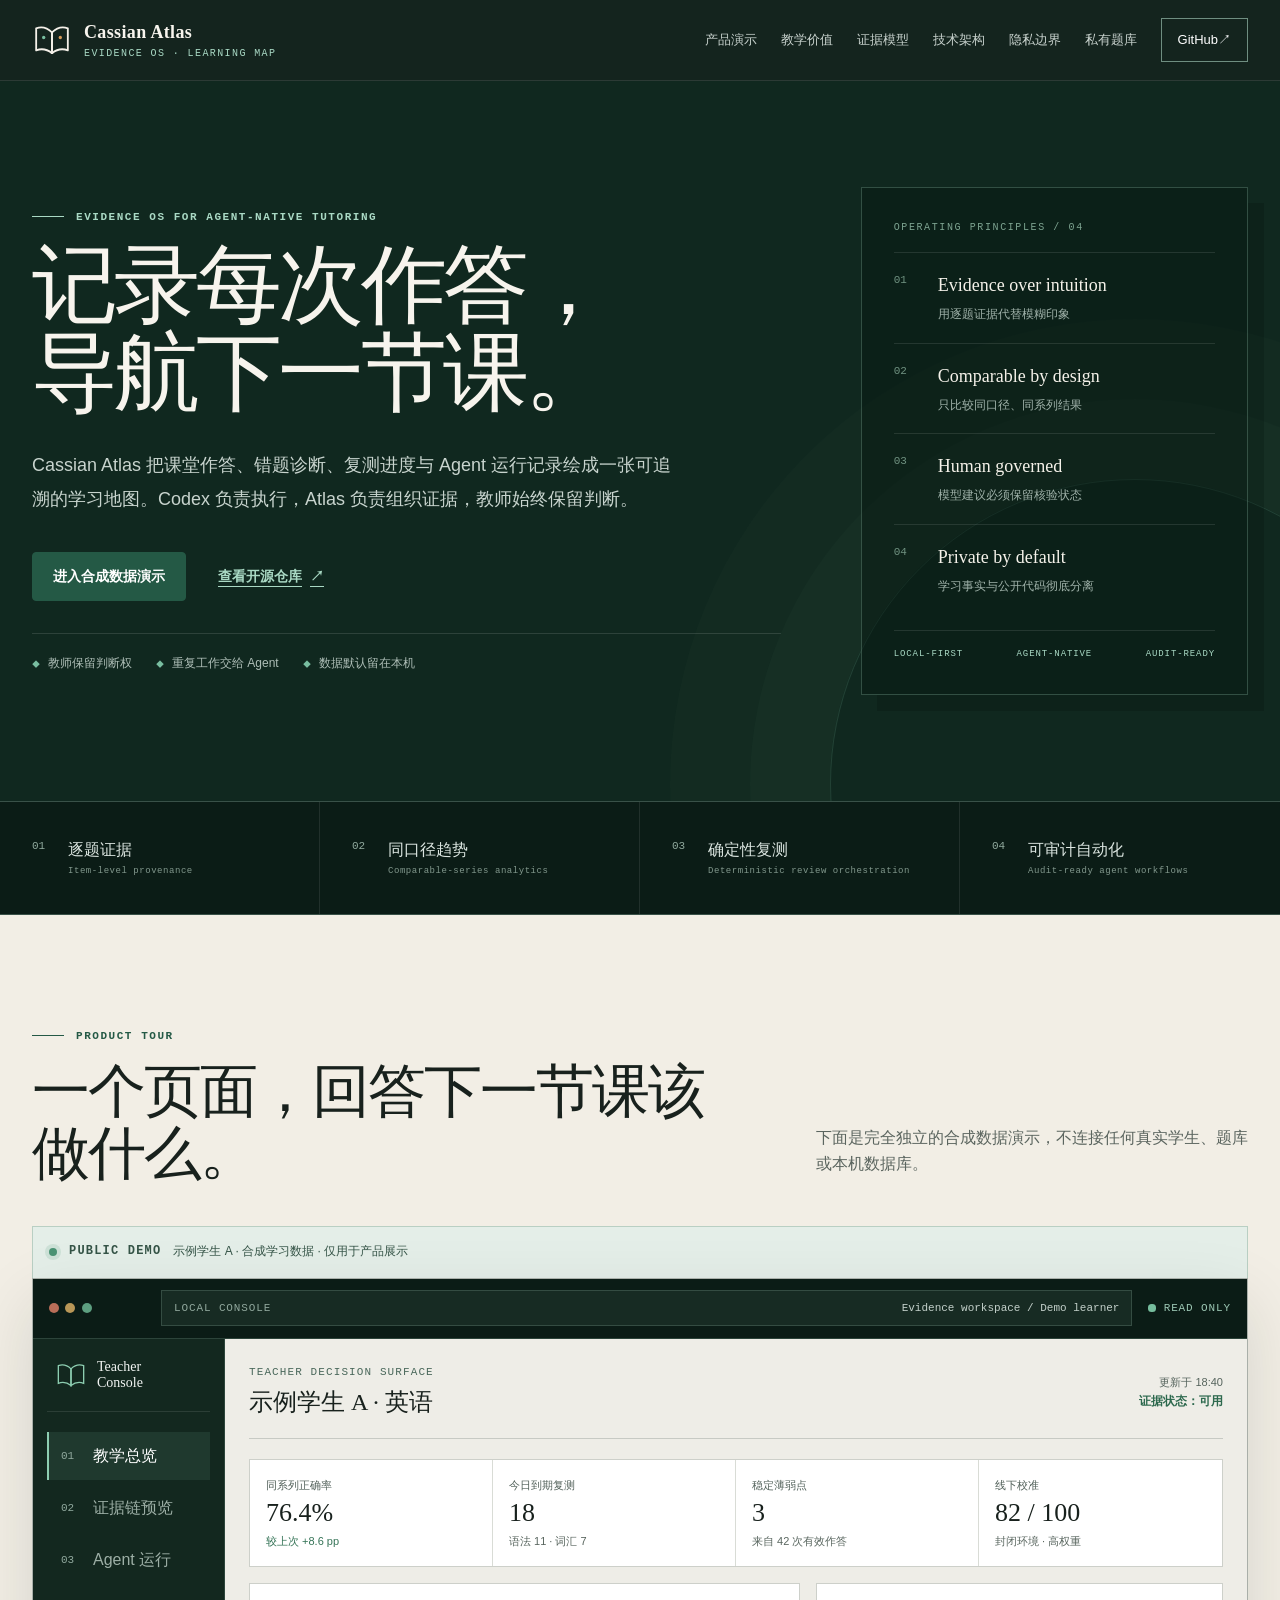
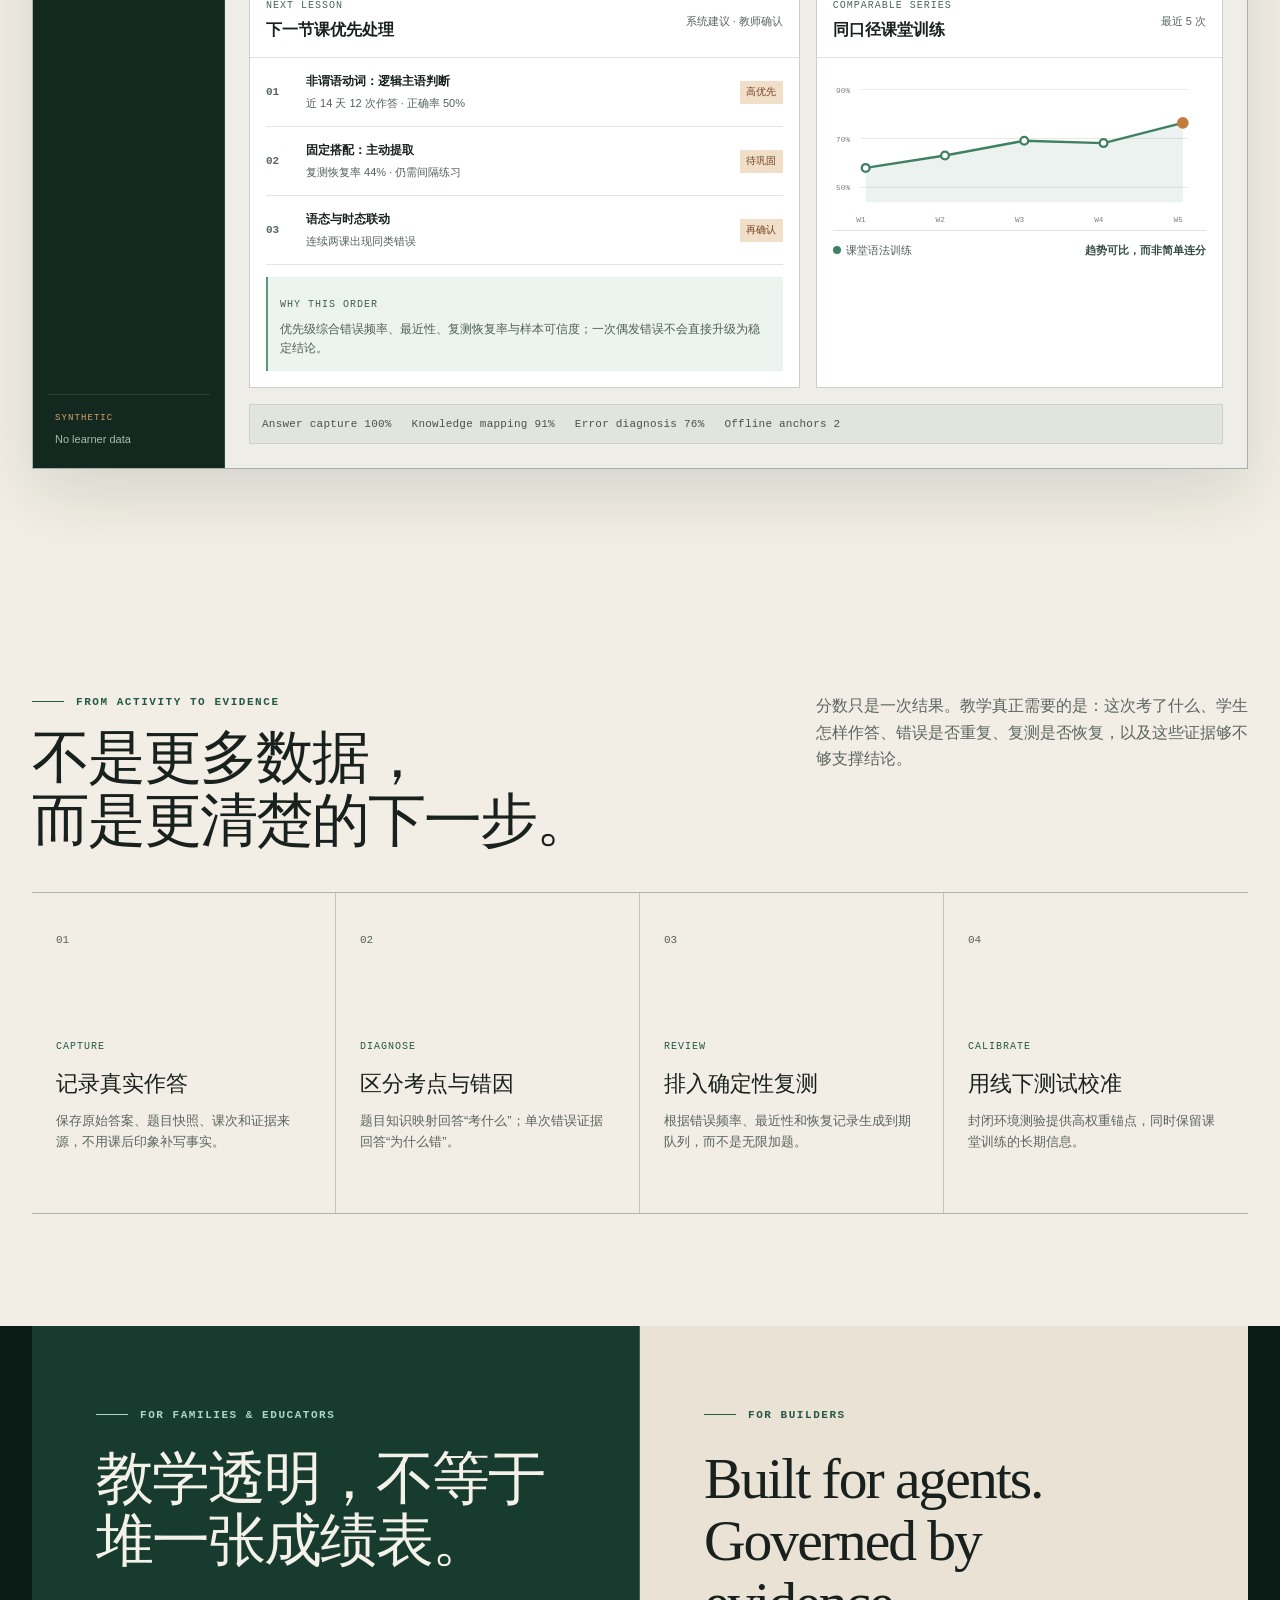
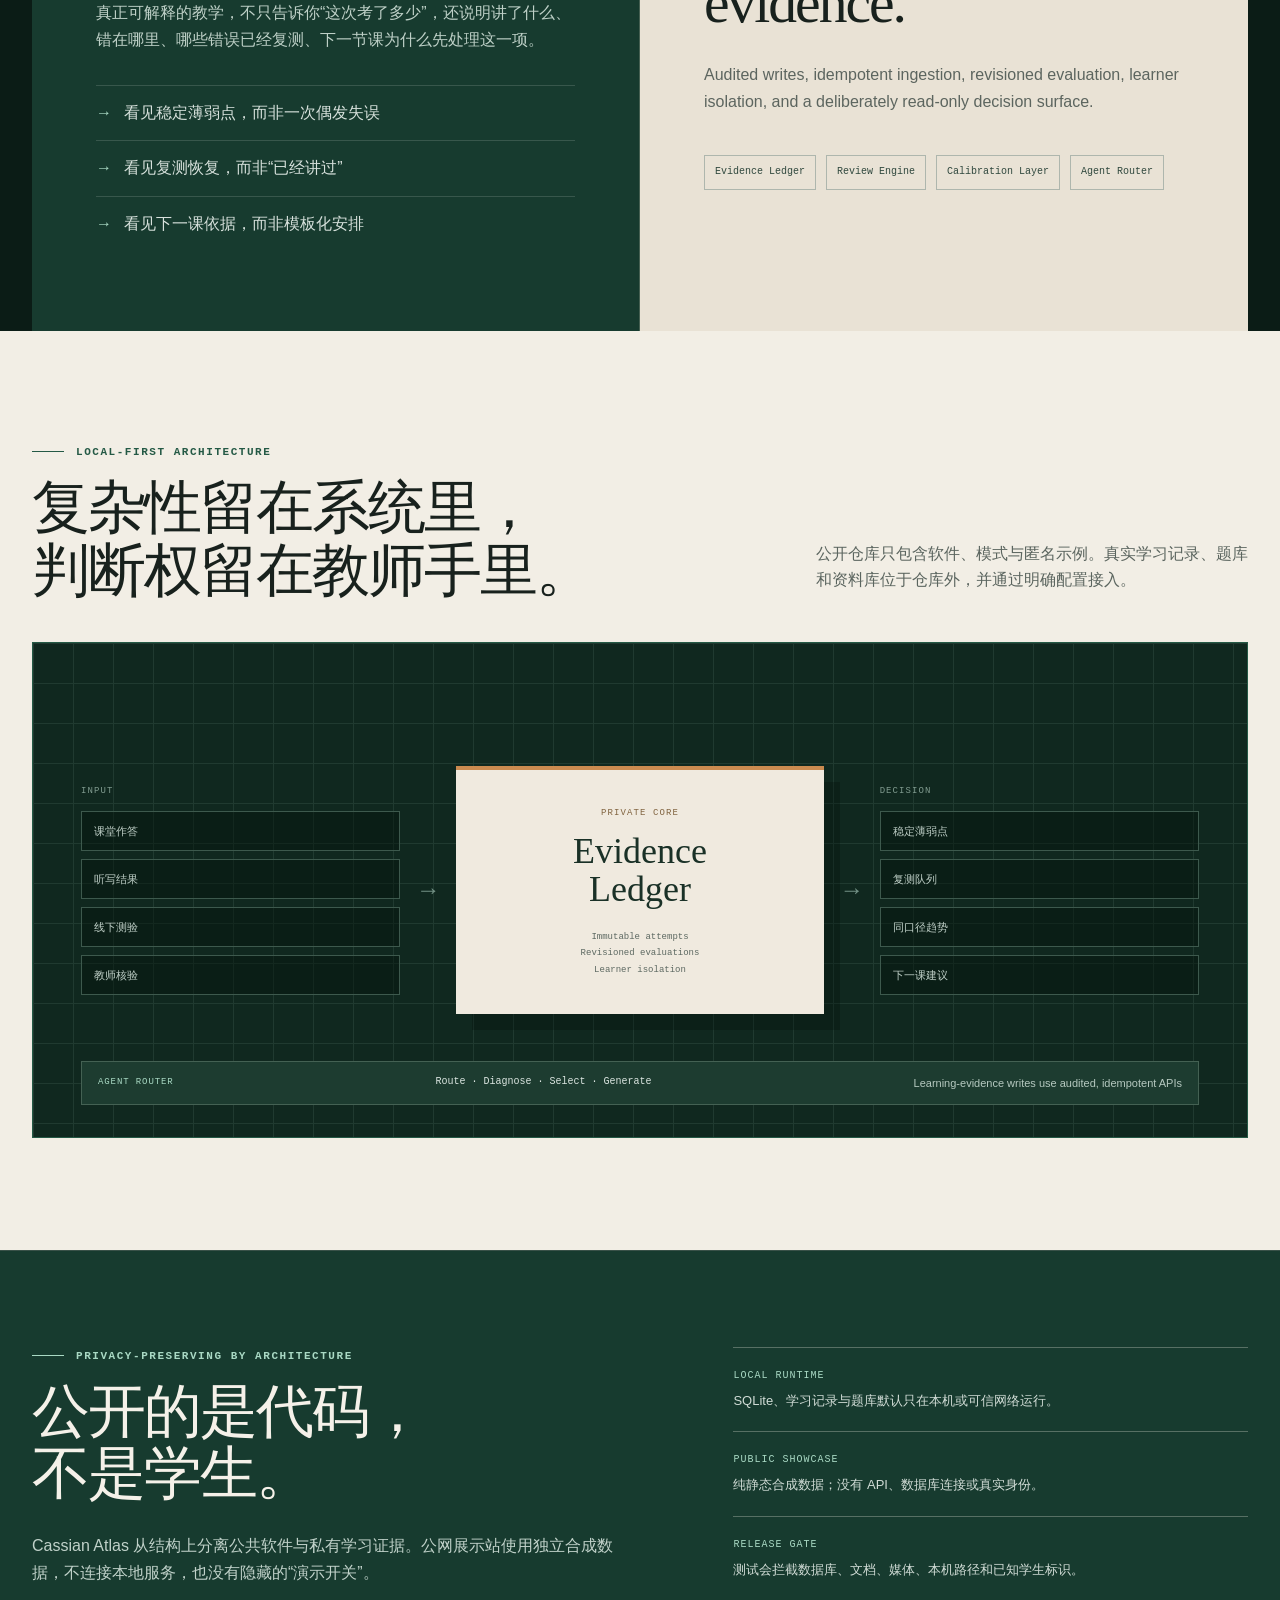
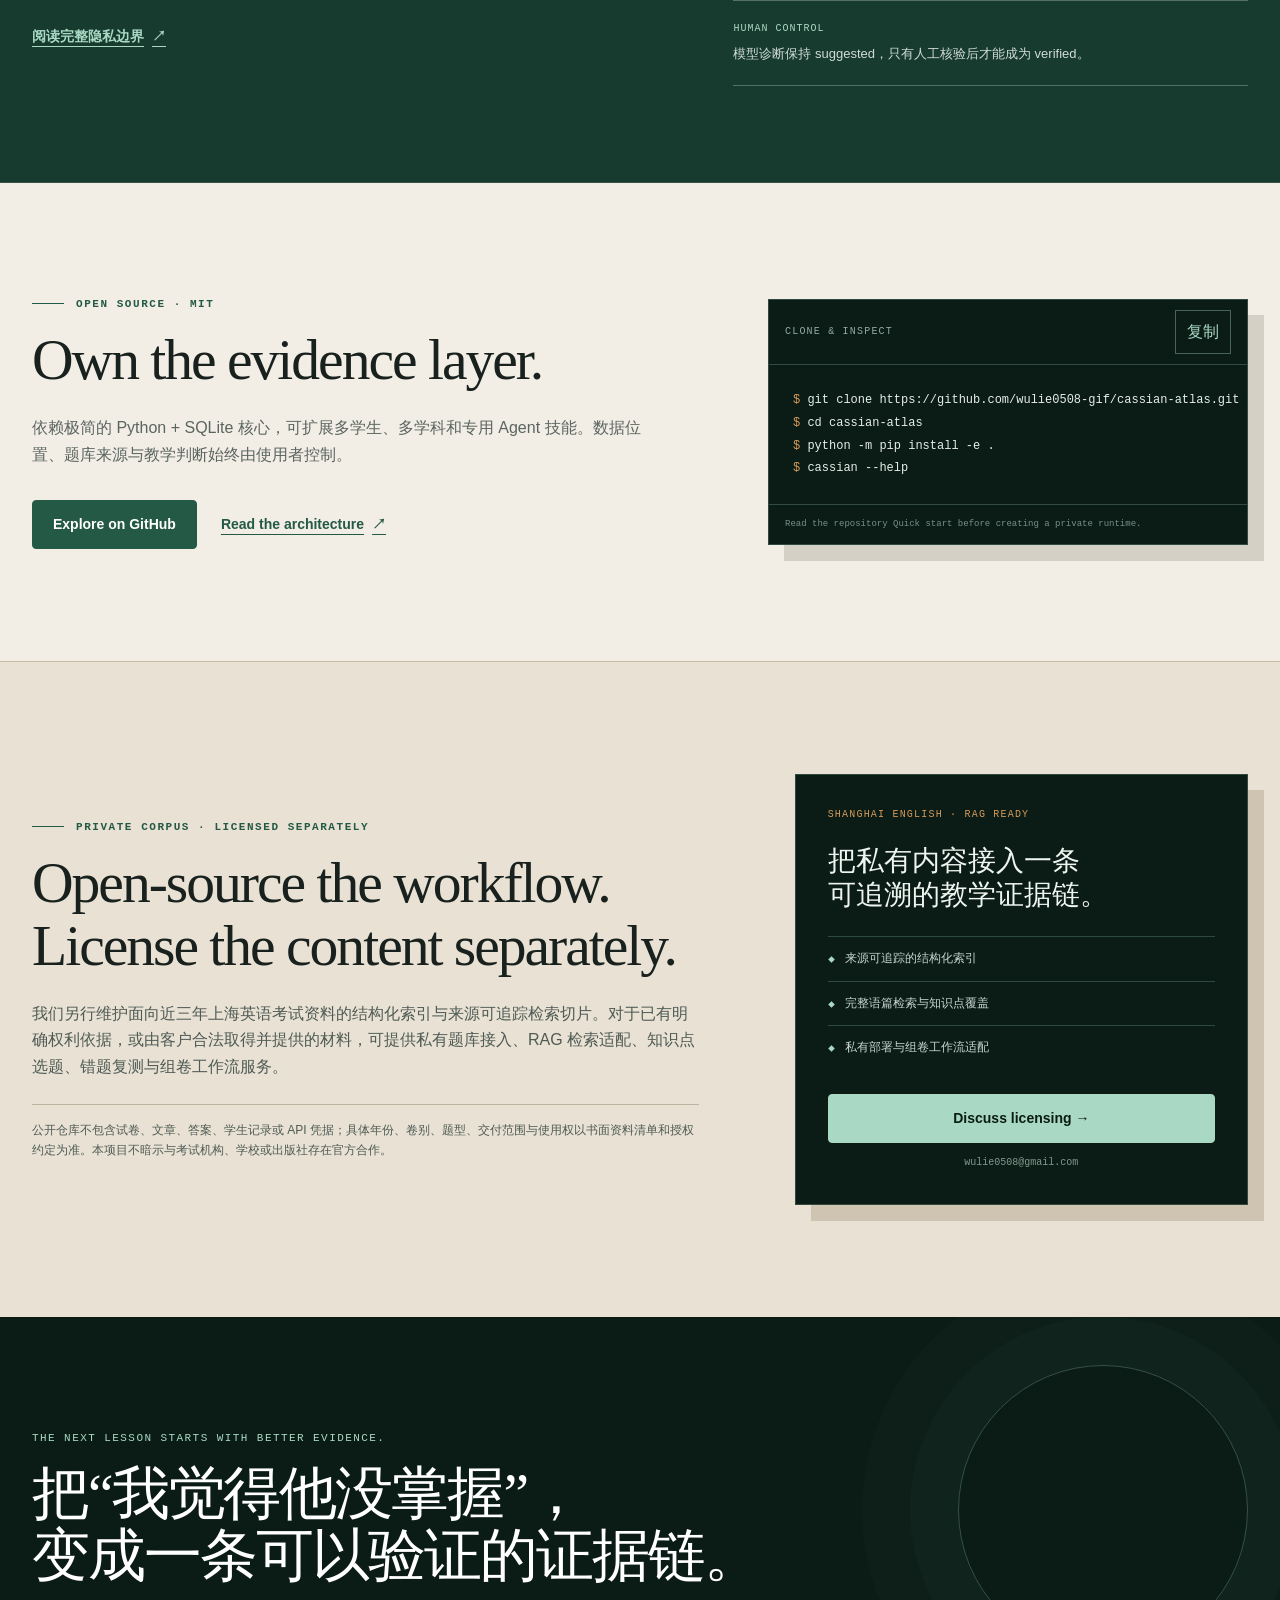
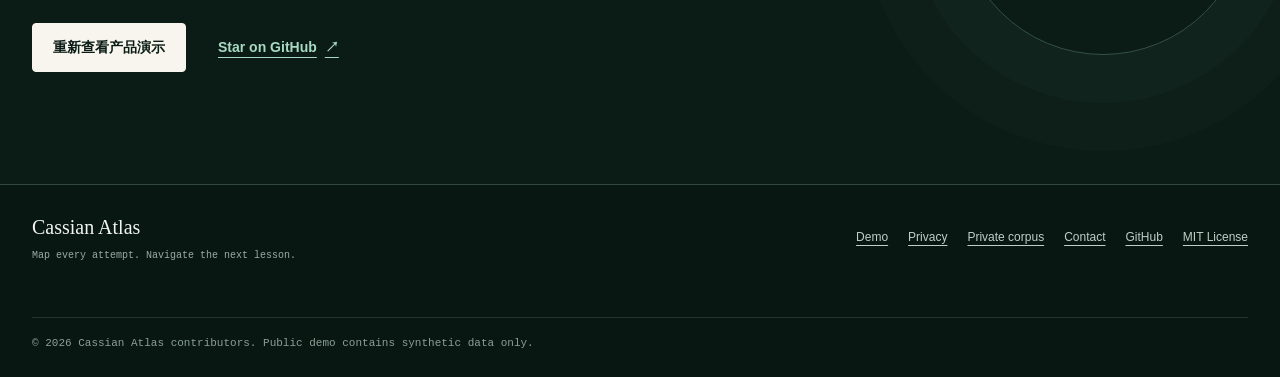
<file: site/index.html>
<!doctype html>
<html lang="zh-CN">
<head>
  <meta charset="utf-8">
  <meta name="viewport" content="width=device-width, initial-scale=1">
  <meta name="description" content="Cassian Atlas 是面向 Agent 协作教学的本地优先学习证据操作系统：记录每次作答，导航下一节课。">
  <meta name="theme-color" content="#10281f">
  <meta name="referrer" content="no-referrer">
  <meta name="cassian-atlas-demo-data" content="synthetic">
  <meta http-equiv="Content-Security-Policy" content="default-src 'self'; script-src 'self'; style-src 'self'; img-src 'self' data:; font-src 'self'; connect-src 'none'; object-src 'none'; base-uri 'self'; form-action 'none'; upgrade-insecure-requests">
  <meta property="og:type" content="website">
  <meta property="og:title" content="Cassian Atlas — Evidence OS for agent-native tutoring">
  <meta property="og:description" content="记录每次作答，导航下一节课。">
  <meta property="og:url" content="https://wulie0508-gif.github.io/cassian-atlas/">
  <meta property="og:image" content="https://wulie0508-gif.github.io/cassian-atlas/assets/social-card.png">
  <meta property="og:image:width" content="1200">
  <meta property="og:image:height" content="630">
  <meta property="og:image:alt" content="Cassian Atlas — 记录每次作答，导航下一节课">
  <meta name="twitter:card" content="summary_large_image">
  <meta name="twitter:title" content="Cassian Atlas — Evidence OS for agent-native tutoring">
  <meta name="twitter:description" content="Map every attempt. Navigate the next lesson.">
  <meta name="twitter:image" content="https://wulie0508-gif.github.io/cassian-atlas/assets/social-card.png">
  <title>Cassian Atlas — 记录每次作答，导航下一节课</title>
  <link rel="canonical" href="https://wulie0508-gif.github.io/cassian-atlas/">
  <link rel="icon" href="assets/mark.svg" type="image/svg+xml">
  <link rel="alternate" href="demo-manifest.json" type="application/json" title="Synthetic demo manifest">
  <link rel="stylesheet" href="styles.css?v=0.5.0">
</head>
<body>
  <a class="skip-link" href="#main-content">跳到主要内容</a>

  <header class="site-header" id="top">
    <div class="nav-shell">
      <a class="brand" href="#top" aria-label="Cassian Atlas 首页">
        <svg class="brand-mark" aria-hidden="true" viewBox="0 0 48 48">
          <path d="M5 10c7-2.6 13-1 19 4.8v25C18 35 12 33.8 5 36.4V10Z"/>
          <path d="M43 10c-7-2.6-13-1-19 4.8v25c6-4.8 12-6 19-3.4V10Z"/>
          <circle cx="14" cy="21" r="2"/><circle cx="34" cy="21" r="2"/>
        </svg>
        <span><strong>Cassian Atlas</strong><small>EVIDENCE OS · LEARNING MAP</small></span>
      </a>

      <button class="menu-toggle" id="menu-toggle" type="button" aria-expanded="false" aria-controls="primary-navigation">
        <span>菜单</span><i aria-hidden="true"></i>
      </button>

      <nav class="primary-navigation" id="primary-navigation" aria-label="主导航">
        <a href="#demo">产品演示</a>
        <a href="#teaching-value">教学价值</a>
        <a href="#evidence">证据模型</a>
        <a href="#architecture">技术架构</a>
        <a href="#privacy">隐私边界</a>
        <a href="#rag-pack">私有题库</a>
        <a class="nav-github" href="https://github.com/wulie0508-gif/cassian-atlas">GitHub <span aria-hidden="true">↗</span></a>
      </nav>
    </div>
  </header>

  <main id="main-content">
    <section class="hero" aria-labelledby="hero-title">
      <div class="hero-grid">
        <div class="hero-copy">
          <p class="eyebrow"><span></span>EVIDENCE OS FOR AGENT-NATIVE TUTORING</p>
          <h1 id="hero-title">记录每次作答，<br>导航下一节课。</h1>
          <p class="hero-lead">Cassian Atlas 把课堂作答、错题诊断、复测进度与 Agent 运行记录绘成一张可追溯的学习地图。Codex 负责执行，Atlas 负责组织证据，教师始终保留判断。</p>
          <div class="hero-actions">
            <a class="button button-primary" href="#demo">进入合成数据演示</a>
            <a class="text-link" href="https://github.com/wulie0508-gif/cassian-atlas">查看开源仓库 <span aria-hidden="true">↗</span></a>
          </div>
          <ul class="hero-proof" aria-label="核心产品原则">
            <li>教师保留判断权</li>
            <li>重复工作交给 Agent</li>
            <li>数据默认留在本机</li>
          </ul>
        </div>

        <aside class="hero-manifesto" aria-label="产品设计原则">
          <p class="manifesto-label">OPERATING PRINCIPLES / 04</p>
          <ol>
            <li><span>01</span><div><strong>Evidence over intuition</strong><small>用逐题证据代替模糊印象</small></div></li>
            <li><span>02</span><div><strong>Comparable by design</strong><small>只比较同口径、同系列结果</small></div></li>
            <li><span>03</span><div><strong>Human governed</strong><small>模型建议必须保留核验状态</small></div></li>
            <li><span>04</span><div><strong>Private by default</strong><small>学习事实与公开代码彻底分离</small></div></li>
          </ol>
          <div class="manifesto-foot"><span>LOCAL-FIRST</span><span>AGENT-NATIVE</span><span>AUDIT-READY</span></div>
        </aside>
      </div>
    </section>

    <section class="trust-strip" aria-label="可信教学能力">
      <div><span>01</span><strong>逐题证据</strong><small>Item-level provenance</small></div>
      <div><span>02</span><strong>同口径趋势</strong><small>Comparable-series analytics</small></div>
      <div><span>03</span><strong>确定性复测</strong><small>Deterministic review orchestration</small></div>
      <div><span>04</span><strong>可审计自动化</strong><small>Audit-ready agent workflows</small></div>
    </section>

    <section class="demo-section section-shell" id="demo" aria-labelledby="demo-title">
      <div class="section-heading">
        <div>
          <p class="eyebrow"><span></span>PRODUCT TOUR</p>
          <h2 id="demo-title">一个页面，回答下一节课该做什么。</h2>
        </div>
        <p>下面是完全独立的合成数据演示，不连接任何真实学生、题库或本机数据库。</p>
      </div>

      <div class="demo-disclosure" role="note">
        <span class="pulse" aria-hidden="true"></span>
        <strong>PUBLIC DEMO</strong>
        <span>示例学生 A · 合成学习数据 · 仅用于产品展示</span>
      </div>

      <div class="console-frame">
        <div class="console-chrome">
          <div class="window-controls" aria-hidden="true"><span></span><span></span><span></span></div>
          <div class="console-address"><span>LOCAL CONSOLE</span><strong>Evidence workspace / Demo learner</strong></div>
          <div class="console-health"><span></span>READ ONLY</div>
        </div>

        <div class="console-layout">
          <aside class="console-sidebar">
            <div class="console-brand"><svg aria-hidden="true" viewBox="0 0 48 48"><path d="M5 10c7-2.6 13-1 19 4.8v25C18 35 12 33.8 5 36.4V10Z"/><path d="M43 10c-7-2.6-13-1-19 4.8v25c6-4.8 12-6 19-3.4V10Z"/></svg><span>Teacher<br>Console</span></div>
            <div class="demo-tabs" role="tablist" aria-label="合成产品演示视图">
              <button id="tab-overview" type="button" role="tab" aria-selected="true" aria-controls="panel-overview" tabindex="0" data-demo-tab="overview"><span>01</span>教学总览</button>
              <button id="tab-evidence" type="button" role="tab" aria-selected="false" aria-controls="panel-evidence" tabindex="-1" data-demo-tab="evidence"><span>02</span>证据链预览</button>
              <button id="tab-agents" type="button" role="tab" aria-selected="false" aria-controls="panel-agents" tabindex="-1" data-demo-tab="agents"><span>03</span>Agent 运行</button>
            </div>
            <div class="console-sidebar-note"><span>SYNTHETIC</span><small>No learner data</small></div>
          </aside>

          <div class="console-main">
            <header class="console-header">
              <div><p>TEACHER DECISION SURFACE</p><h3>示例学生 A · 英语</h3></div>
              <div class="console-meta"><span>更新于 18:40</span><strong>证据状态：可用</strong></div>
            </header>

            <section class="demo-panel" id="panel-overview" role="tabpanel" aria-labelledby="tab-overview" data-demo-panel="overview">
              <div class="metric-row">
                <article><span>同系列正确率</span><strong>76.4%</strong><small class="positive">较上次 +8.6 pp</small></article>
                <article><span>今日到期复测</span><strong>18</strong><small>语法 11 · 词汇 7</small></article>
                <article><span>稳定薄弱点</span><strong>3</strong><small>来自 42 次有效作答</small></article>
                <article><span>线下校准</span><strong>82 / 100</strong><small>封闭环境 · 高权重</small></article>
              </div>

              <div class="decision-layout">
                <article class="console-card priority-card">
                  <header><div><span>NEXT LESSON</span><h4>下一节课优先处理</h4></div><small>系统建议 · 教师确认</small></header>
                  <ol class="priority-list">
                    <li><b>01</b><div><strong>非谓语动词：逻辑主语判断</strong><span>近 14 天 12 次作答 · 正确率 50%</span></div><em>高优先</em></li>
                    <li><b>02</b><div><strong>固定搭配：主动提取</strong><span>复测恢复率 44% · 仍需间隔练习</span></div><em>待巩固</em></li>
                    <li><b>03</b><div><strong>语态与时态联动</strong><span>连续两课出现同类错误</span></div><em>再确认</em></li>
                  </ol>
                  <div class="decision-rationale"><span>WHY THIS ORDER</span><p>优先级综合错误频率、最近性、复测恢复率与样本可信度；一次偶发错误不会直接升级为稳定结论。</p></div>
                </article>

                <article class="console-card trend-card">
                  <header><div><span>COMPARABLE SERIES</span><h4>同口径课堂训练</h4></div><small>最近 5 次</small></header>
                  <figure>
                    <svg viewBox="0 0 480 205" role="img" aria-labelledby="trend-title trend-desc">
                      <title id="trend-title">五次同口径课堂训练正确率趋势</title>
                      <desc id="trend-desc">正确率依次为百分之五十八、六十三、六十九、六十八和七十六点四。</desc>
                      <g class="grid-lines"><line x1="36" y1="25" x2="456" y2="25"/><line x1="36" y1="88" x2="456" y2="88"/><line x1="36" y1="151" x2="456" y2="151"/></g>
                      <g class="axis-labels"><text x="4" y="29">90%</text><text x="4" y="92">70%</text><text x="4" y="155">50%</text></g>
                      <path class="trend-area" d="M42 126 L144 110 L246 91 L348 94 L450 68 L450 170 L42 170 Z"/>
                      <path class="trend-line" d="M42 126 L144 110 L246 91 L348 94 L450 68"/>
                      <g class="trend-points"><circle cx="42" cy="126" r="5"/><circle cx="144" cy="110" r="5"/><circle cx="246" cy="91" r="5"/><circle cx="348" cy="94" r="5"/><circle cx="450" cy="68" r="6"/></g>
                      <g class="x-labels"><text x="30" y="195">W1</text><text x="132" y="195">W2</text><text x="234" y="195">W3</text><text x="336" y="195">W4</text><text x="438" y="195">W5</text></g>
                    </svg>
                    <figcaption><span><i></i>课堂语法训练</span><strong>趋势可比，而非简单连分</strong></figcaption>
                  </figure>
                </article>
              </div>

              <div class="console-footline"><span>Answer capture 100%</span><span>Knowledge mapping 91%</span><span>Error diagnosis 76%</span><span>Offline anchors 2</span></div>
            </section>

            <section class="demo-panel" id="panel-evidence" role="tabpanel" aria-labelledby="tab-evidence" data-demo-panel="evidence" hidden>
              <div class="roadmap-preview" role="note"><strong>DESIGN PREVIEW</strong><span>路线图预览：当前系统已经分别保存这些证据；此处展示的是计划中的聚合时间线界面，尚未作为正式操作界面发布。</span></div>
              <div class="evidence-panel-grid">
                <article class="console-card evidence-timeline">
                  <header><div><span>LONGITUDINAL EVIDENCE · ROADMAP</span><h4>一条薄弱点，完整证据链</h4></div><small>非谓语动词</small></header>
                  <ol>
                    <li><time>08 / 12</time><div><strong>首次错误</strong><p>选择了谓语形式；原始答案已保存。</p></div><span class="tag tentative">待确认</span></li>
                    <li><time>08 / 15</time><div><strong>同类再错</strong><p>在不同语境重复出现逻辑主语判断错误。</p></div><span class="tag observed">已观察</span></li>
                    <li><time>08 / 18</time><div><strong>课堂讲解</strong><p>知识点与示例已关联，未把“讲过”当作“掌握”。</p></div><span class="tag logged">已记录</span></li>
                    <li><time>08 / 22</time><div><strong>间隔复测</strong><p>4 题正确 3 题，恢复率 75%。</p></div><span class="tag improved">恢复中</span></li>
                  </ol>
                </article>
                <article class="console-card evidence-definition">
                  <header><div><span>EVIDENCE CONTRACT</span><h4>系统知道什么，也知道不知道什么</h4></div></header>
                  <dl>
                    <div><dt>题目考什么</dt><dd>知识点映射附带来源、角色、置信度和核验状态。</dd></div>
                    <div><dt>学生答了什么</dt><dd>保留原始答案；未采集时明确标记，不反向猜测。</dd></div>
                    <div><dt>为什么会错</dt><dd>错因属于单次作答证据，模型建议不会自动变成事实。</dd></div>
                    <div><dt>是否真正恢复</dt><dd>只有后续独立复测才能更新恢复状态。</dd></div>
                  </dl>
                  <div class="evidence-signature"><span>PROVENANCE</span><span>REVISIONED</span><span>HUMAN VERIFIED</span></div>
                </article>
              </div>
            </section>

            <section class="demo-panel" id="panel-agents" role="tabpanel" aria-labelledby="tab-agents" data-demo-panel="agents" hidden>
              <article class="console-card agent-workflow-card">
                <header><div><span>AUDIT-READY ORCHESTRATION</span><h4>Agent 做流程，教师做判断</h4></div><small>最近一次备课运行</small></header>
                <div class="agent-flow" aria-label="Agent 工作流程">
                  <div class="flow-node complete"><span>01</span><strong>Route</strong><small>识别为错题复盘</small></div><i aria-hidden="true">→</i>
                  <div class="flow-node complete"><span>02</span><strong>Diagnose</strong><small>读取逐题证据</small></div><i aria-hidden="true">→</i>
                  <div class="flow-node complete"><span>03</span><strong>Select</strong><small>匹配复测题目</small></div><i aria-hidden="true">→</i>
                  <div class="flow-node review"><span>04</span><strong>Review</strong><small>等待教师确认</small></div>
                </div>
                <div class="run-ledger">
                  <div class="run-ledger-head"><span>RUN EVENT</span><span>CAPABILITY</span><span>STATE</span><span>EVIDENCE</span></div>
                  <div><span>08:41:02 · Routed</span><span>diagnosis</span><strong>COMPLETE</strong><span>18 attempts</span></div>
                  <div><span>08:41:05 · Selected</span><span>practice</span><strong>COMPLETE</strong><span>5 source items</span></div>
                  <div><span>08:41:08 · Generated</span><span>courseware</span><strong class="attention">REVIEW</strong><span>1 artifact</span></div>
                </div>
                <p class="agent-boundary">运行台账与学习证据分表保存：Agent “完成任务”永远不会被系统误算成学生“掌握知识”。</p>
              </article>
            </section>
          </div>
        </div>
      </div>
    </section>

    <section class="evidence-story section-shell" id="evidence" aria-labelledby="evidence-title">
      <div class="section-heading editorial-heading">
        <div><p class="eyebrow"><span></span>FROM ACTIVITY TO EVIDENCE</p><h2 id="evidence-title">不是更多数据，<br>而是更清楚的下一步。</h2></div>
        <p>分数只是一次结果。教学真正需要的是：这次考了什么、学生怎样作答、错误是否重复、复测是否恢复，以及这些证据够不够支撑结论。</p>
      </div>
      <ol class="evidence-flow">
        <li><span>01</span><div><small>CAPTURE</small><h3>记录真实作答</h3><p>保存原始答案、题目快照、课次和证据来源，不用课后印象补写事实。</p></div></li>
        <li><span>02</span><div><small>DIAGNOSE</small><h3>区分考点与错因</h3><p>题目知识映射回答“考什么”；单次错误证据回答“为什么错”。</p></div></li>
        <li><span>03</span><div><small>REVIEW</small><h3>排入确定性复测</h3><p>根据错误频率、最近性和恢复记录生成到期队列，而不是无限加题。</p></div></li>
        <li><span>04</span><div><small>CALIBRATE</small><h3>用线下测试校准</h3><p>封闭环境测验提供高权重锚点，同时保留课堂训练的长期信息。</p></div></li>
      </ol>
    </section>

    <section class="audience-section" id="teaching-value">
      <div class="section-shell audience-grid">
        <article class="audience-panel educator-panel">
          <p class="eyebrow light"><span></span>FOR FAMILIES & EDUCATORS</p>
          <h2>教学透明，不等于堆一张成绩表。</h2>
          <p>真正可解释的教学，不只告诉你“这次考了多少”，还说明讲了什么、错在哪里、哪些错误已经复测、下一节课为什么先处理这一项。</p>
          <ul><li>看见稳定薄弱点，而非一次偶发失误</li><li>看见复测恢复，而非“已经讲过”</li><li>看见下一课依据，而非模板化安排</li></ul>
        </article>
        <article class="audience-panel builder-panel">
          <p class="eyebrow"><span></span>FOR BUILDERS</p>
          <h2>Built for agents.<br>Governed by evidence.</h2>
          <p>Audited writes, idempotent ingestion, revisioned evaluation, learner isolation, and a deliberately read-only decision surface.</p>
          <div class="builder-terms"><span>Evidence Ledger</span><span>Review Engine</span><span>Calibration Layer</span><span>Agent Router</span></div>
        </article>
      </div>
    </section>

    <section class="architecture-section section-shell" id="architecture" aria-labelledby="architecture-title">
      <div class="section-heading">
        <div><p class="eyebrow"><span></span>LOCAL-FIRST ARCHITECTURE</p><h2 id="architecture-title">复杂性留在系统里，<br>判断权留在教师手里。</h2></div>
        <p>公开仓库只包含软件、模式与匿名示例。真实学习记录、题库和资料库位于仓库外，并通过明确配置接入。</p>
      </div>
      <div class="architecture-map" aria-label="Cassian Atlas 架构">
        <div class="architecture-column input-column"><small>INPUT</small><div><span>课堂作答</span><span>听写结果</span><span>线下测验</span><span>教师核验</span></div></div>
        <div class="architecture-arrow" aria-hidden="true">→</div>
        <div class="architecture-core"><small>PRIVATE CORE</small><strong>Evidence<br>Ledger</strong><p>Immutable attempts<br>Revisioned evaluations<br>Learner isolation</p></div>
        <div class="architecture-arrow" aria-hidden="true">→</div>
        <div class="architecture-column output-column"><small>DECISION</small><div><span>稳定薄弱点</span><span>复测队列</span><span>同口径趋势</span><span>下一课建议</span></div></div>
        <div class="agent-orbit"><span>AGENT ROUTER</span><p>Route · Diagnose · Select · Generate</p><small>Learning-evidence writes use audited, idempotent APIs</small></div>
      </div>
    </section>

    <section class="privacy-section" id="privacy" aria-labelledby="privacy-title">
      <div class="section-shell privacy-grid">
        <div class="privacy-copy">
          <p class="eyebrow light"><span></span>PRIVACY-PRESERVING BY ARCHITECTURE</p>
          <h2 id="privacy-title">公开的是代码，<br>不是学生。</h2>
          <p>Cassian Atlas 从结构上分离公共软件与私有学习证据。公网展示站使用独立合成数据，不连接本地服务，也没有隐藏的“演示开关”。</p>
          <a class="text-link light-link" href="https://github.com/wulie0508-gif/cassian-atlas/blob/main/docs/PRIVACY_BOUNDARY.md">阅读完整隐私边界 <span aria-hidden="true">↗</span></a>
        </div>
        <dl class="privacy-contract">
          <div><dt>LOCAL RUNTIME</dt><dd>SQLite、学习记录与题库默认只在本机或可信网络运行。</dd></div>
          <div><dt>PUBLIC SHOWCASE</dt><dd>纯静态合成数据；没有 API、数据库连接或真实身份。</dd></div>
          <div><dt>RELEASE GATE</dt><dd>测试会拦截数据库、文档、媒体、本机路径和已知学生标识。</dd></div>
          <div><dt>HUMAN CONTROL</dt><dd>模型诊断保持 suggested，只有人工核验后才能成为 verified。</dd></div>
        </dl>
      </div>
    </section>

    <section class="open-source-section section-shell" id="open-source" aria-labelledby="open-source-title">
      <div class="open-source-grid">
        <div>
          <p class="eyebrow"><span></span>OPEN SOURCE · MIT</p>
          <h2 id="open-source-title">Own the evidence layer.</h2>
          <p>依赖极简的 Python + SQLite 核心，可扩展多学生、多学科和专用 Agent 技能。数据位置、题库来源与教学判断始终由使用者控制。</p>
          <div class="repo-actions"><a class="button button-primary" href="https://github.com/wulie0508-gif/cassian-atlas">Explore on GitHub</a><a class="text-link" href="https://github.com/wulie0508-gif/cassian-atlas/blob/main/ARCHITECTURE.md">Read the architecture <span aria-hidden="true">↗</span></a></div>
        </div>
        <div class="install-block">
          <div class="install-head"><span>CLONE & INSPECT</span><button id="copy-command" type="button" data-copy="git clone https://github.com/wulie0508-gif/cassian-atlas.git&#10;cd cassian-atlas&#10;python -m pip install -e .&#10;cassian --help">复制</button></div>
          <pre><code><span>$</span> git clone https://github.com/wulie0508-gif/cassian-atlas.git
<span>$</span> cd cassian-atlas
<span>$</span> python -m pip install -e .
<span>$</span> cassian --help</code></pre>
          <p>Read the repository Quick start before creating a private runtime.</p>
        </div>
      </div>
    </section>

    <section class="corpus-section" id="rag-pack" aria-labelledby="corpus-title">
      <div class="section-shell corpus-grid">
        <div class="corpus-copy">
          <p class="eyebrow"><span></span>PRIVATE CORPUS · LICENSED SEPARATELY</p>
          <h2 id="corpus-title">Open-source the workflow.<br>License the content separately.</h2>
          <p>我们另行维护面向近三年上海英语考试资料的结构化索引与来源可追踪检索切片。对于已有明确权利依据，或由客户合法取得并提供的材料，可提供私有题库接入、RAG 检索适配、知识点选题、错题复测与组卷工作流服务。</p>
          <p class="corpus-boundary">公开仓库不包含试卷、文章、答案、学生记录或 API 凭据；具体年份、卷别、题型、交付范围与使用权以书面资料清单和授权约定为准。本项目不暗示与考试机构、学校或出版社存在官方合作。</p>
        </div>
        <aside class="corpus-card" aria-label="上海英语题库商务合作">
          <span>SHANGHAI ENGLISH · RAG READY</span>
          <strong>把私有内容接入一条<br>可追溯的教学证据链。</strong>
          <ul>
            <li>来源可追踪的结构化索引</li>
            <li>完整语篇检索与知识点覆盖</li>
            <li>私有部署与组卷工作流适配</li>
          </ul>
          <a class="button button-primary" href="mailto:wulie0508@gmail.com">Discuss licensing →</a>
          <small>wulie0508@gmail.com</small>
        </aside>
      </div>
    </section>

    <section class="final-cta">
      <div class="section-shell">
        <p>THE NEXT LESSON STARTS WITH BETTER EVIDENCE.</p>
        <h2>把“我觉得他没掌握”，<br>变成一条可以验证的证据链。</h2>
        <div><a class="button button-light" href="#demo">重新查看产品演示</a><a class="text-link light-link" href="https://github.com/wulie0508-gif/cassian-atlas">Star on GitHub <span aria-hidden="true">↗</span></a></div>
      </div>
    </section>
  </main>

  <footer class="site-footer">
    <div class="section-shell footer-grid">
      <div class="footer-brand"><strong>Cassian Atlas</strong><span>Map every attempt. Navigate the next lesson.</span></div>
      <div class="footer-links"><a href="#demo">Demo</a><a href="#privacy">Privacy</a><a href="#rag-pack">Private corpus</a><a href="mailto:wulie0508@gmail.com">Contact</a><a href="https://github.com/wulie0508-gif/cassian-atlas">GitHub</a><a href="https://github.com/wulie0508-gif/cassian-atlas/blob/main/LICENSE">MIT License</a></div>
      <p>© <span id="current-year">2026</span> Cassian Atlas contributors. Public demo contains synthetic data only.</p>
    </div>
  </footer>

  <div class="sr-only" id="site-status" role="status" aria-live="polite"></div>
  <script src="app.js?v=0.5.0" defer></script>
</body>
</html>
</file>
<file: site/styles.css>
:root {
  color-scheme: light;
  --forest-950: #0b1c16;
  --forest-900: #10281f;
  --forest-800: #173b2f;
  --forest-700: #245945;
  --mint-500: #78bea0;
  --mint-300: #a9d9c4;
  --paper: #f2eee5;
  --paper-soft: #f8f5ee;
  --surface: #fffdf8;
  --ink: #18211d;
  --ink-muted: #5b655f;
  --line: #d8d4c9;
  --line-dark: #395148;
  --amber: #b86f32;
  --amber-soft: #f1dfca;
  --blue: #466d7a;
  --red: #a44a3e;
  --shadow: 0 1.5rem 4rem rgba(12, 31, 24, .12);
  --serif: Georgia, "Times New Roman", "Songti SC", "SimSun", serif;
  --sans: "Segoe UI", "Microsoft YaHei UI", "Microsoft YaHei", sans-serif;
  --mono: "Cascadia Code", Consolas, "SFMono-Regular", monospace;
  --content: 76rem;
  --radius-sm: .25rem;
  --radius-md: .5rem;
}

* { box-sizing: border-box; }
html { scroll-behavior: smooth; scroll-padding-top: 5.5rem; }
body {
  margin: 0;
  color: var(--ink);
  background: var(--paper);
  font-family: var(--sans);
  font-size: 1rem;
  line-height: 1.65;
  text-rendering: optimizeLegibility;
}
body::before {
  position: fixed;
  inset: 0;
  z-index: -1;
  pointer-events: none;
  content: "";
  opacity: .22;
  background-image: linear-gradient(rgba(16, 40, 31, .025) 1px, transparent 1px), linear-gradient(90deg, rgba(16, 40, 31, .025) 1px, transparent 1px);
  background-size: 2rem 2rem;
}
a { color: inherit; }
button, input, select, textarea { font: inherit; }
button, a { -webkit-tap-highlight-color: transparent; }
button { color: inherit; }
svg { display: block; max-width: 100%; }
[hidden] { display: none !important; }

.sr-only {
  position: absolute !important;
  width: 1px !important;
  height: 1px !important;
  padding: 0 !important;
  margin: -1px !important;
  overflow: hidden !important;
  clip: rect(0, 0, 0, 0) !important;
  white-space: nowrap !important;
  border: 0 !important;
}
.skip-link {
  position: fixed;
  top: -5rem;
  left: 1rem;
  z-index: 100;
  min-height: 2.75rem;
  display: inline-flex;
  align-items: center;
  padding: .5rem 1rem;
  color: #fff;
  background: var(--forest-950);
  text-decoration: none;
}
.skip-link:focus { top: 1rem; }
:focus-visible { outline: .2rem solid #c47a3b; outline-offset: .2rem; }

.section-shell, .nav-shell, .hero-grid {
  width: min(calc(100% - 3rem), var(--content));
  margin-inline: auto;
}

.site-header {
  position: sticky;
  top: 0;
  z-index: 50;
  color: #f8f5ee;
  background: rgba(11, 28, 22, .96);
  border-bottom: 1px solid rgba(255, 255, 255, .1);
  backdrop-filter: blur(.75rem);
}
.nav-shell { min-height: 5rem; display: flex; align-items: center; justify-content: space-between; gap: 2rem; }
.brand { min-height: 2.75rem; display: inline-flex; align-items: center; gap: .75rem; color: inherit; text-decoration: none; }
.brand-mark { width: 2.5rem; height: 2.5rem; overflow: visible; }
.brand-mark path { fill: none; stroke: #f4f0e8; stroke-width: 2.2; stroke-linejoin: round; }
.brand-mark circle:first-of-type { fill: var(--mint-500); }
.brand-mark circle:last-of-type { fill: #d69a58; }
.brand strong, .brand small { display: block; }
.brand strong { font-family: var(--serif); font-size: 1.125rem; font-weight: 600; letter-spacing: .02em; }
.brand small { margin-top: -.125rem; color: var(--mint-300); font-family: var(--mono); font-size: .625rem; letter-spacing: .14em; }
.primary-navigation { display: flex; align-items: center; gap: 1.5rem; }
.primary-navigation a { min-height: 2.75rem; display: inline-flex; align-items: center; color: #c8d2cd; font-size: .8125rem; text-decoration: none; }
.primary-navigation a:hover { color: #fff; }
.primary-navigation .nav-github { padding-inline: 1rem; color: #fff; border: 1px solid #6f8e81; }
.primary-navigation .nav-github:hover { color: var(--forest-950); background: var(--mint-300); border-color: var(--mint-300); }
.menu-toggle { display: none; min-width: 3.25rem; min-height: 2.75rem; padding: .5rem; color: #fff; background: transparent; border: 1px solid #526b61; cursor: pointer; }
.menu-toggle i, .menu-toggle i::before, .menu-toggle i::after { display: block; width: 1.125rem; height: 1px; background: currentColor; content: ""; transition: transform .2s ease; }
.menu-toggle i { position: relative; margin-left: .5rem; }
.menu-toggle i::before { position: absolute; top: -.35rem; }
.menu-toggle i::after { position: absolute; top: .35rem; }
.menu-toggle[aria-expanded="true"] i { background: transparent; }
.menu-toggle[aria-expanded="true"] i::before { top: 0; transform: rotate(45deg); }
.menu-toggle[aria-expanded="true"] i::after { top: 0; transform: rotate(-45deg); }

.hero {
  position: relative;
  overflow: hidden;
  color: #f7f4ed;
  background: var(--forest-900);
  border-bottom: 1px solid var(--line-dark);
}
.hero::after {
  position: absolute;
  right: -10rem;
  bottom: -18rem;
  width: 38rem;
  height: 38rem;
  border: 1px solid rgba(130, 199, 170, .16);
  border-radius: 50%;
  box-shadow: 0 0 0 5rem rgba(130, 199, 170, .025), 0 0 0 10rem rgba(130, 199, 170, .02);
  content: "";
}
.hero-grid { position: relative; z-index: 1; min-height: 45rem; display: grid; grid-template-columns: minmax(0, 1.45fr) minmax(20rem, .75fr); gap: 5rem; align-items: center; padding-block: 6rem; }
.eyebrow { margin: 0 0 1rem; color: var(--forest-700); font-family: var(--mono); font-size: .6875rem; font-weight: 700; letter-spacing: .14em; }
.eyebrow span { display: inline-block; width: 2rem; height: 1px; margin: 0 .75rem .2rem 0; background: currentColor; }
.hero .eyebrow, .eyebrow.light { color: var(--mint-300); }
.hero h1 { max-width: 53rem; margin: 0; font-family: var(--serif); font-size: clamp(3.25rem, 6.7vw, 6.5rem); font-weight: 400; line-height: 1.02; letter-spacing: -.045em; }
.hero-lead { max-width: 41rem; margin: 2rem 0 0; color: #c8d4ce; font-size: 1.125rem; line-height: 1.85; }
.hero-actions { display: flex; align-items: center; gap: 2rem; margin-top: 2.25rem; }
.button { min-height: 3rem; display: inline-flex; align-items: center; justify-content: center; padding: .75rem 1.25rem; border: 1px solid transparent; border-radius: var(--radius-sm); font-size: .875rem; font-weight: 650; text-decoration: none; cursor: pointer; }
.button-primary { color: #fff; background: var(--forest-700); border-color: var(--forest-700); }
.button-primary:hover { background: var(--forest-800); border-color: var(--mint-500); }
.button-light { color: var(--forest-950); background: var(--paper-soft); border-color: var(--paper-soft); }
.button-light:hover { background: #fff; }
.text-link { min-height: 2.75rem; display: inline-flex; align-items: center; gap: .5rem; color: var(--forest-700); font-size: .875rem; font-weight: 650; text-underline-offset: .3rem; }
.hero .text-link, .light-link { color: var(--mint-300); }
.text-link span { transition: transform .2s ease; }
.text-link:hover span { transform: translate(.15rem, -.15rem); }
.hero-proof { display: flex; flex-wrap: wrap; gap: .75rem 1.5rem; margin: 2rem 0 0; padding: 1.25rem 0 0; color: #aebeb7; border-top: 1px solid rgba(255,255,255,.12); list-style: none; font-size: .75rem; }
.hero-proof li::before { margin-right: .5rem; color: var(--mint-500); content: "◆"; font-size: .5rem; }
.hero-manifesto { padding: 2rem; background: rgba(7, 24, 18, .48); border: 1px solid rgba(169, 217, 196, .25); box-shadow: 1rem 1rem 0 rgba(4, 16, 12, .22); }
.manifesto-label { margin: 0; color: #7ea491; font-family: var(--mono); font-size: .625rem; letter-spacing: .16em; }
.hero-manifesto ol { margin: 1rem 0; padding: 0; list-style: none; }
.hero-manifesto li { display: grid; grid-template-columns: 2rem 1fr; gap: .75rem; padding: 1.125rem 0; border-top: 1px solid rgba(255,255,255,.1); }
.hero-manifesto li > span { color: #709281; font-family: var(--mono); font-size: .6875rem; }
.hero-manifesto strong, .hero-manifesto small { display: block; }
.hero-manifesto strong { color: #f4f1e9; font-family: var(--serif); font-size: 1.125rem; font-weight: 500; }
.hero-manifesto small { margin-top: .25rem; color: #9fb1a9; font-size: .75rem; }
.manifesto-foot { display: flex; justify-content: space-between; gap: .5rem; padding-top: 1rem; color: var(--mint-300); border-top: 1px solid rgba(255,255,255,.1); font-family: var(--mono); font-size: .5625rem; letter-spacing: .1em; }

.trust-strip { display: grid; grid-template-columns: repeat(4, 1fr); color: #dce6e1; background: var(--forest-950); border-bottom: 1px solid var(--line-dark); }
.trust-strip > div { min-height: 7rem; display: grid; grid-template-columns: 1.5rem 1fr; align-content: center; gap: 0 .75rem; padding: 1.5rem 2rem; border-right: 1px solid rgba(255,255,255,.09); }
.trust-strip > div:last-child { border-right: 0; }
.trust-strip span { grid-row: 1 / span 2; color: #91aa9e; font-family: var(--mono); font-size: .6875rem; }
.trust-strip strong { font-family: var(--serif); font-size: 1rem; font-weight: 500; }
.trust-strip small { color: #82988d; font-family: var(--mono); font-size: .5625rem; letter-spacing: .06em; }

.demo-section, .evidence-story, .architecture-section, .open-source-section, .corpus-section { padding-block: 7rem; }
.section-heading { display: grid; grid-template-columns: minmax(0, 1.25fr) minmax(18rem, .75fr); gap: 4rem; align-items: end; margin-bottom: 2.5rem; }
.section-heading h2, .audience-panel h2, .privacy-copy h2, .open-source-grid h2, .final-cta h2 { margin: 0; font-family: var(--serif); font-size: clamp(2.25rem, 4.5vw, 4rem); font-weight: 400; line-height: 1.08; letter-spacing: -.035em; }
.section-heading > p { max-width: 31rem; margin: 0 0 .5rem auto; color: var(--ink-muted); }
.demo-disclosure { min-height: 3.25rem; display: flex; align-items: center; gap: .75rem; padding: .75rem 1rem; color: #345346; background: #e4eee8; border: 1px solid #b9cfc3; border-bottom: 0; font-size: .75rem; }
.demo-disclosure strong { font-family: var(--mono); letter-spacing: .1em; }
.pulse { width: .5rem; height: .5rem; border-radius: 50%; background: #4a9273; box-shadow: 0 0 0 .25rem rgba(74,146,115,.15); }

.console-frame { overflow: hidden; background: #e7e6df; border: 1px solid #a9afa9; box-shadow: var(--shadow); }
.console-chrome { min-height: 3.75rem; display: grid; grid-template-columns: 6rem 1fr auto; align-items: center; gap: 1rem; padding: .625rem 1rem; color: #dfe7e3; background: var(--forest-950); border-bottom: 1px solid #2c443a; }
.window-controls { display: flex; gap: .4rem; }
.window-controls span { width: .625rem; height: .625rem; border-radius: 50%; background: #6c7c75; }
.window-controls span:first-child { background: #b96e58; }
.window-controls span:nth-child(2) { background: #b99757; }
.window-controls span:last-child { background: #5d9f80; }
.console-address { min-height: 2.25rem; display: flex; align-items: center; justify-content: space-between; gap: 1rem; padding: .25rem .75rem; background: #172b23; border: 1px solid #344c42; }
.console-address span, .console-health { color: #91a89d; font-family: var(--mono); font-size: .6875rem; letter-spacing: .08em; }
.console-address strong { overflow: hidden; color: #c3d0ca; font-family: var(--mono); font-size: .6875rem; font-weight: 400; white-space: nowrap; text-overflow: ellipsis; }
.console-health { display: flex; align-items: center; gap: .5rem; color: #9dc8b5; }
.console-health span { width: .45rem; height: .45rem; border-radius: 50%; background: #76bd9d; }
.console-layout { min-height: 42rem; display: grid; grid-template-columns: 12rem minmax(0, 1fr); }
.console-sidebar { display: flex; flex-direction: column; padding: 1.25rem .875rem; color: #c9d4ce; background: #13281f; border-right: 1px solid #2d463b; }
.console-brand { display: flex; align-items: center; gap: .625rem; padding: 0 .5rem 1.25rem; color: #f1f4f2; border-bottom: 1px solid rgba(255,255,255,.1); font-family: var(--serif); font-size: .875rem; line-height: 1.15; }
.console-brand svg { width: 2rem; }
.console-brand path { fill: none; stroke: #8dceb1; stroke-width: 2; }
.demo-tabs { display: grid; gap: .25rem; margin-top: 1.25rem; }
.demo-tabs button { min-height: 3rem; display: grid; grid-template-columns: 1.5rem 1fr; align-items: center; gap: .5rem; padding: .625rem .75rem; color: #9dafA6; background: transparent; border: 0; border-left: 2px solid transparent; text-align: left; cursor: pointer; }
.demo-tabs button:hover { color: #fff; background: rgba(255,255,255,.05); }
.demo-tabs button[aria-selected="true"] { color: #fff; background: rgba(141,206,177,.1); border-left-color: #8dceb1; }
.demo-tabs button span { color: #91a99e; font-family: var(--mono); font-size: .6875rem; }
.console-sidebar-note { margin-top: auto; padding: 1rem .5rem 0; border-top: 1px solid rgba(255,255,255,.1); }
.console-sidebar-note span, .console-sidebar-note small { display: block; }
.console-sidebar-note span { color: #d6a36c; font-family: var(--mono); font-size: .5625rem; letter-spacing: .12em; }
.console-sidebar-note small { margin-top: .25rem; color: #a8bbb2; font-size: .6875rem; }
.console-main { min-width: 0; padding: 1.5rem; background: #eeede7; }
.console-header { min-height: 4.25rem; display: flex; align-items: center; justify-content: space-between; gap: 2rem; margin-bottom: 1.25rem; padding-bottom: 1rem; border-bottom: 1px solid #c7cac4; }
.console-header p { margin: 0; color: #49675a; font-family: var(--mono); font-size: .6875rem; letter-spacing: .1em; }
.console-header h3 { margin: .125rem 0 0; font-family: var(--serif); font-size: 1.5rem; font-weight: 500; }
.console-meta { text-align: right; }
.console-meta span, .console-meta strong { display: block; }
.console-meta span { color: #56645d; font-size: .6875rem; }
.console-meta strong { color: #2d694e; font-size: .75rem; }
.metric-row { display: grid; grid-template-columns: repeat(4, 1fr); background: #fff; border: 1px solid #cdd0ca; }
.metric-row article { min-width: 0; padding: 1rem; border-right: 1px solid #d9dcd6; }
.metric-row article:last-child { border-right: 0; }
.metric-row span, .metric-row strong, .metric-row small { display: block; }
.metric-row span { color: #52615a; font-size: .6875rem; }
.metric-row strong { margin: .25rem 0; font-family: var(--serif); font-size: 1.625rem; font-weight: 500; line-height: 1.15; }
.metric-row small { overflow: hidden; color: #59665f; font-size: .6875rem; white-space: nowrap; text-overflow: ellipsis; }
.metric-row .positive { color: #347356; }
.decision-layout { display: grid; grid-template-columns: minmax(0, 1.15fr) minmax(20rem, .85fr); gap: 1rem; margin-top: 1rem; }
.console-card { min-width: 0; background: #fff; border: 1px solid #cdd0ca; }
.console-card > header { min-height: 4.25rem; display: flex; align-items: center; justify-content: space-between; gap: 1rem; padding: .875rem 1rem; border-bottom: 1px solid #dfe1dc; }
.console-card > header span { display: block; color: #47675a; font-family: var(--mono); font-size: .625rem; letter-spacing: .1em; }
.console-card > header h4 { margin: .125rem 0 0; font-family: var(--serif); font-size: 1rem; font-weight: 600; }
.console-card > header small { color: #59645f; font-size: .6875rem; white-space: nowrap; }
.priority-list { margin: 0; padding: 0 1rem; list-style: none; }
.priority-list li { display: grid; grid-template-columns: 1.75rem minmax(0, 1fr) auto; gap: .75rem; align-items: center; padding: .875rem 0; border-bottom: 1px solid #e3e4df; }
.priority-list b { color: #59665f; font-family: var(--mono); font-size: .6875rem; }
.priority-list strong, .priority-list span { display: block; }
.priority-list strong { font-size: .75rem; }
.priority-list span { margin-top: .125rem; color: #53615a; font-size: .6875rem; }
.priority-list em { padding: .2rem .4rem; color: #74401f; background: var(--amber-soft); font-size: .625rem; font-style: normal; white-space: nowrap; }
.decision-rationale { margin: .75rem 1rem 1rem; padding: .75rem; background: #edf4f0; border-left: 2px solid #5d977c; }
.decision-rationale span { color: #3e5e50; font-family: var(--mono); font-size: .625rem; letter-spacing: .1em; }
.decision-rationale p { margin: .25rem 0 0; color: #4e5f56; font-size: .75rem; }
.trend-card figure { margin: 0; padding: .75rem 1rem 1rem; }
.trend-card svg { width: 100%; }
.grid-lines line { stroke: #dfe2dd; stroke-width: 1; }
.axis-labels text, .x-labels text { fill: #79837e; font-family: var(--mono); font-size: 10px; }
.trend-area { fill: rgba(67, 130, 99, .1); }
.trend-line { fill: none; stroke: #3f8062; stroke-width: 3; stroke-linecap: round; stroke-linejoin: round; }
.trend-points circle { fill: #fff; stroke: #3f8062; stroke-width: 3; }
.trend-points circle:last-child { fill: #c37b3f; stroke: #c37b3f; }
.trend-card figcaption { display: flex; justify-content: space-between; gap: 1rem; padding-top: .625rem; color: #4f5f57; border-top: 1px solid #e1e3de; font-size: .6875rem; }
.trend-card figcaption i { display: inline-block; width: .5rem; height: .5rem; margin-right: .35rem; border-radius: 50%; background: #3f8062; }
.trend-card figcaption strong { color: #344d42; font-weight: 600; }
.console-footline { display: flex; flex-wrap: wrap; gap: .5rem 1.25rem; margin-top: 1rem; padding: .625rem .75rem; color: #44564d; background: #e2e4de; border: 1px solid #ced1cb; font-family: var(--mono); font-size: .6875rem; letter-spacing: .02em; }

.roadmap-preview { display: flex; align-items: center; gap: .75rem; margin-bottom: 1rem; padding: .75rem 1rem; color: #5c462d; background: #f2e4d3; border: 1px solid #d9b88d; }
.roadmap-preview strong { flex: 0 0 auto; font-family: var(--mono); font-size: .6875rem; letter-spacing: .08em; }
.roadmap-preview span { font-size: .75rem; }

.evidence-panel-grid { display: grid; grid-template-columns: minmax(0, 1.1fr) minmax(18rem, .9fr); gap: 1rem; }
.evidence-timeline ol { margin: 0; padding: .25rem 1rem 1rem; list-style: none; }
.evidence-timeline li { position: relative; display: grid; grid-template-columns: 3.25rem minmax(0, 1fr) auto; gap: .75rem; padding: 1rem 0; border-bottom: 1px solid #e2e4df; }
.evidence-timeline time { color: #4d5f55; font-family: var(--mono); font-size: .6875rem; }
.evidence-timeline strong, .evidence-timeline p { display: block; margin: 0; }
.evidence-timeline strong { font-size: .75rem; }
.evidence-timeline p { margin-top: .25rem; color: #53615a; font-size: .75rem; }
.tag { align-self: start; padding: .2rem .4rem; font-size: .625rem; white-space: nowrap; }
.tag.tentative { color: #77572e; background: #f0e5d4; }
.tag.observed { color: #456472; background: #e1ecf0; }
.tag.logged { color: #53635b; background: #e8ebe8; }
.tag.improved { color: #2d694e; background: #dfefe7; }
.evidence-definition dl { margin: 0; padding: .5rem 1rem 1rem; }
.evidence-definition dl div { padding: .75rem 0; border-bottom: 1px solid #e2e4df; }
.evidence-definition dt { color: #294d3e; font-size: .6875rem; font-weight: 700; }
.evidence-definition dd { margin: .25rem 0 0; color: #4f5f57; font-size: .75rem; }
.evidence-signature { display: flex; flex-wrap: wrap; gap: .5rem; padding: 0 1rem 1rem; color: #3c5f50; font-family: var(--mono); font-size: .625rem; }
.evidence-signature span { padding: .25rem .4rem; border: 1px solid #bfd1c8; }
.agent-workflow-card { min-height: 31rem; }
.agent-flow { display: grid; grid-template-columns: repeat(7, auto); align-items: center; justify-content: center; gap: .75rem; padding: 2rem 1rem; background: #f7f7f3; border-bottom: 1px solid #dde0da; }
.agent-flow > i { color: #8b958f; font-style: normal; }
.flow-node { min-width: 7rem; padding: .875rem; background: #fff; border: 1px solid #cdd2cc; }
.flow-node span, .flow-node strong, .flow-node small { display: block; }
.flow-node span { color: #4f6158; font-family: var(--mono); font-size: .625rem; }
.flow-node strong { margin-top: .25rem; color: #29483a; font-family: var(--serif); font-size: .875rem; }
.flow-node small { margin-top: .25rem; color: #536159; font-size: .6875rem; }
.flow-node.complete { border-top: 2px solid #4c9271; }
.flow-node.review { border-top: 2px solid #bd783d; }
.run-ledger { margin: 1rem; border: 1px solid #d6d9d3; }
.run-ledger > div { display: grid; grid-template-columns: 1.25fr 1fr .75fr 1fr; gap: .75rem; padding: .625rem .75rem; border-bottom: 1px solid #e2e4df; font-family: var(--mono); font-size: .6875rem; }
.run-ledger > div:last-child { border-bottom: 0; }
.run-ledger .run-ledger-head { color: #46594f; background: #f1f2ee; font-size: .625rem; letter-spacing: .06em; }
.run-ledger strong { color: #2d684d; font-size: .625rem; }
.run-ledger strong.attention { color: #9b5f30; }
.agent-boundary { margin: 1rem; padding: .75rem; color: #43564c; background: #edf3ef; border-left: 2px solid #4f8b6e; font-size: .75rem; }

.editorial-heading { align-items: start; }
.evidence-flow { display: grid; grid-template-columns: repeat(4, 1fr); margin: 0; padding: 0; border-top: 1px solid #aeb5ae; border-bottom: 1px solid #aeb5ae; list-style: none; }
.evidence-flow li { min-height: 20rem; padding: 2rem 1.5rem; border-right: 1px solid #bfc4bd; }
.evidence-flow li:last-child { border-right: 0; }
.evidence-flow > li > span { color: #56635c; font-family: var(--mono); font-size: .6875rem; }
.evidence-flow div { margin-top: 5rem; }
.evidence-flow small { color: var(--forest-700); font-family: var(--mono); font-size: .625rem; letter-spacing: .1em; }
.evidence-flow h3 { margin: .5rem 0; font-family: var(--serif); font-size: 1.375rem; font-weight: 500; }
.evidence-flow p { margin: 0; color: var(--ink-muted); font-size: .8125rem; }

.audience-section { color: #f4f1e9; background: var(--forest-950); }
.audience-grid { display: grid; grid-template-columns: 1fr 1fr; }
.audience-panel { min-height: 37rem; padding: 5rem 4rem; }
.educator-panel { background: var(--forest-800); border-right: 1px solid #466052; }
.builder-panel { color: var(--ink); background: #e9e2d5; }
.audience-panel h2 { margin-top: 1.5rem; }
.audience-panel > p:not(.eyebrow) { max-width: 34rem; margin: 1.75rem 0 0; color: #bed0c7; }
.builder-panel > p:not(.eyebrow) { color: #5c655f; }
.audience-panel ul { margin: 2rem 0 0; padding: 0; list-style: none; }
.audience-panel li { padding: .875rem 0; color: #d7e1dc; border-top: 1px solid rgba(255,255,255,.14); }
.audience-panel li::before { margin-right: .75rem; color: var(--mint-300); content: "→"; }
.builder-terms { display: flex; flex-wrap: wrap; gap: .625rem; margin-top: 2.5rem; }
.builder-terms span { padding: .5rem .625rem; color: #30483e; border: 1px solid #aeb6ad; font-family: var(--mono); font-size: .625rem; }

.architecture-map { position: relative; display: grid; grid-template-columns: minmax(12rem, 1fr) auto minmax(15rem, 1.15fr) auto minmax(12rem, 1fr); gap: 1rem; align-items: center; min-height: 31rem; padding: 3rem; color: #e6ede9; background: var(--forest-900); border: 1px solid var(--forest-700); overflow: hidden; }
.architecture-map::before { position: absolute; inset: 0; content: ""; opacity: .1; background-image: linear-gradient(#a9d9c4 1px, transparent 1px), linear-gradient(90deg, #a9d9c4 1px, transparent 1px); background-size: 2.5rem 2.5rem; }
.architecture-column, .architecture-core, .architecture-arrow, .agent-orbit { position: relative; z-index: 1; }
.architecture-column > small, .architecture-core > small { display: block; margin-bottom: .75rem; color: #819c90; font-family: var(--mono); font-size: .5625rem; letter-spacing: .12em; }
.architecture-column > div { display: grid; gap: .5rem; }
.architecture-column span { padding: .625rem .75rem; color: #bfcfc7; background: rgba(4,18,13,.45); border: 1px solid #3d594d; font-size: .6875rem; }
.architecture-core { padding: 2.25rem; text-align: center; background: #f0eadf; border-top: .25rem solid #cb8b50; box-shadow: 1rem 1rem 0 rgba(2,14,10,.28); }
.architecture-core > small { color: #80633f; }
.architecture-core strong { color: #1a3127; font-family: var(--serif); font-size: 2.25rem; font-weight: 500; line-height: 1; }
.architecture-core p { margin: 1.25rem 0 0; color: #5c6861; font-family: var(--mono); font-size: .5625rem; line-height: 1.8; }
.architecture-arrow { color: #729084; font-size: 1.5rem; }
.agent-orbit { position: absolute; right: 3rem; bottom: 2rem; left: 3rem; display: flex; align-items: center; justify-content: space-between; gap: 1rem; padding: .75rem 1rem; background: #1d3c30; border: 1px solid #446153; }
.agent-orbit span { color: var(--mint-300); font-family: var(--mono); font-size: .5625rem; letter-spacing: .1em; }
.agent-orbit p { margin: 0; color: #dce6e1; font-family: var(--mono); font-size: .625rem; }
.agent-orbit small { color: #b6c9c0; font-size: .6875rem; }

.privacy-section { color: #f5f1e9; background: var(--forest-800); border-top: 1px solid var(--line-dark); border-bottom: 1px solid var(--line-dark); }
.privacy-grid { display: grid; grid-template-columns: minmax(0, 1fr) minmax(20rem, .85fr); gap: 6rem; padding-block: 6rem; }
.privacy-copy p:not(.eyebrow) { max-width: 38rem; margin: 1.75rem 0; color: #c1d2ca; }
.privacy-contract { margin: 0; border-top: 1px solid #577064; }
.privacy-contract div { padding: 1.25rem 0; border-bottom: 1px solid #577064; }
.privacy-contract dt { color: var(--mint-300); font-family: var(--mono); font-size: .625rem; letter-spacing: .1em; }
.privacy-contract dd { margin: .35rem 0 0; color: #d1dcd6; font-size: .8125rem; }

.open-source-grid { display: grid; grid-template-columns: minmax(0, 1fr) minmax(23rem, .75fr); gap: 6rem; align-items: center; }
.open-source-grid > * { min-width: 0; }
.open-source-grid > div:first-child > p:not(.eyebrow) { max-width: 40rem; margin: 1.5rem 0 0; color: var(--ink-muted); }
.repo-actions { display: flex; align-items: center; gap: 1.5rem; margin-top: 2rem; }
.install-block { min-width: 0; color: #e7eee9; background: var(--forest-950); border: 1px solid #314a3f; box-shadow: 1rem 1rem 0 #d5d0c5; }
.install-head { min-height: 3rem; display: flex; align-items: center; justify-content: space-between; padding: .625rem 1rem; border-bottom: 1px solid #324a40; }
.install-head span { color: #92aa9f; font-family: var(--mono); font-size: .625rem; letter-spacing: .12em; }
.install-head button { min-width: 3.5rem; min-height: 2.75rem; color: var(--mint-300); background: transparent; border: 1px solid #486357; cursor: pointer; }
.install-head button:hover { color: var(--forest-950); background: var(--mint-300); }
.install-block pre { margin: 0; padding: 1.5rem; overflow: auto; font-family: var(--mono); font-size: .75rem; line-height: 1.9; }
.install-block code span { color: #d69a58; }
.install-block > p { margin: 0; padding: .75rem 1rem; color: #789085; border-top: 1px solid #324a40; font-family: var(--mono); font-size: .5625rem; }

.corpus-section { color: var(--ink); background: #e8e1d4; border-top: 1px solid #c8bca8; }
.corpus-grid { display: grid; grid-template-columns: minmax(0, 1fr) minmax(20rem, .68fr); gap: 6rem; align-items: center; }
.corpus-copy h2 { max-width: 54rem; margin: 0; font-family: var(--serif); font-size: clamp(2.25rem, 4.5vw, 4rem); font-weight: 400; line-height: 1.08; letter-spacing: -.035em; }
.corpus-copy > p:not(.eyebrow) { max-width: 46rem; margin: 1.5rem 0 0; color: #4f5b54; }
.corpus-copy .corpus-boundary { padding-top: 1rem; border-top: 1px solid #bdb2a0; font-size: .75rem; }
.corpus-card { padding: 2rem; color: #eef4f0; background: var(--forest-950); border: 1px solid #2f4a3d; box-shadow: 1rem 1rem 0 #cfc4b2; }
.corpus-card > span, .corpus-card > strong, .corpus-card > small { display: block; }
.corpus-card > span { color: #d69a58; font-family: var(--mono); font-size: .625rem; letter-spacing: .12em; }
.corpus-card > strong { margin-top: 1.25rem; font-family: var(--serif); font-size: 1.75rem; font-weight: 500; line-height: 1.22; }
.corpus-card ul { margin: 1.5rem 0; padding: 0; list-style: none; }
.corpus-card li { padding: .75rem 0; color: #c7d4ce; border-top: 1px solid #2f493e; font-size: .75rem; }
.corpus-card li::before { margin-right: .625rem; color: var(--mint-300); content: "◆"; font-size: .45rem; }
.corpus-card .button { width: 100%; color: var(--forest-950); background: var(--mint-300); border-color: var(--mint-300); }
.corpus-card .button:hover { color: #fff; background: var(--forest-700); border-color: var(--mint-300); }
.corpus-card > small { margin-top: .75rem; color: #82998e; font-family: var(--mono); font-size: .625rem; text-align: center; }

.final-cta { overflow: hidden; color: #fff; background: var(--forest-950); border-bottom: 1px solid #32473e; }
.final-cta .section-shell { position: relative; padding-block: 7rem; }
.final-cta .section-shell::after { position: absolute; top: 3rem; right: 0; width: 18rem; height: 18rem; border: 1px solid #355147; border-radius: 50%; content: ""; box-shadow: 0 0 0 3rem rgba(141,206,177,.025), 0 0 0 6rem rgba(141,206,177,.02); }
.final-cta p { position: relative; z-index: 1; margin: 0 0 1rem; color: var(--mint-300); font-family: var(--mono); font-size: .6875rem; letter-spacing: .13em; }
.final-cta h2 { position: relative; z-index: 1; max-width: 52rem; }
.final-cta .section-shell > div { position: relative; z-index: 1; display: flex; align-items: center; gap: 2rem; margin-top: 2.25rem; }
.site-footer { color: #9baca4; background: #081712; }
.footer-grid { min-height: 12rem; display: grid; grid-template-columns: 1fr auto; gap: 2rem; align-items: center; }
.footer-brand strong, .footer-brand span { display: block; }
.footer-brand strong { color: #f1f4f2; font-family: var(--serif); font-size: 1.25rem; font-weight: 500; }
.footer-brand span { margin-top: .25rem; font-family: var(--mono); font-size: .625rem; }
.footer-links { display: flex; gap: 1.25rem; }
.footer-links a { min-height: 2.75rem; display: inline-flex; align-items: center; color: #c1cec8; font-size: .75rem; text-underline-offset: .25rem; }
.footer-grid > p { grid-column: 1 / -1; margin: -2rem 0 0; padding-top: 1rem; color: #8ca096; border-top: 1px solid #20342b; font-family: var(--mono); font-size: .6875rem; }

@media (max-width: 68rem) {
  .primary-navigation { gap: .75rem; }
  .primary-navigation a { font-size: .75rem; }
  .hero-grid { grid-template-columns: 1fr minmax(18rem, .65fr); gap: 3rem; }
  .hero h1 { font-size: clamp(3.25rem, 7vw, 5.25rem); }
  .metric-row { grid-template-columns: repeat(2, 1fr); }
  .metric-row article:nth-child(2) { border-right: 0; }
  .metric-row article:nth-child(n+3) { border-top: 1px solid #d9dcd6; }
  .decision-layout { grid-template-columns: 1fr; }
  .agent-flow { grid-template-columns: repeat(4, 1fr); }
  .agent-flow > i { display: none; }
  .architecture-map { padding: 2rem; }
  .audience-panel { padding: 4rem 2.5rem; }
}

@media (max-width: 56rem) {
  .section-shell, .nav-shell, .hero-grid { width: min(calc(100% - 2rem), var(--content)); }
  .menu-toggle { display: inline-flex; align-items: center; justify-content: center; }
  .primary-navigation { position: absolute; top: 5rem; right: 1rem; left: 1rem; display: none; padding: .75rem; background: var(--forest-950); border: 1px solid #466055; box-shadow: var(--shadow); }
  .primary-navigation.is-open { display: grid; }
  .primary-navigation a { padding-inline: .75rem; border-bottom: 1px solid #243a31; }
  .primary-navigation a:last-child { border-bottom: 0; }
  .primary-navigation .nav-github { margin-top: .25rem; justify-content: space-between; border: 1px solid #6f8e81; }
  .hero-grid { min-height: auto; grid-template-columns: 1fr; gap: 3rem; padding-block: 5rem; }
  .hero-copy { max-width: 46rem; }
  .hero-manifesto { max-width: 42rem; }
  .trust-strip { grid-template-columns: repeat(2, 1fr); }
  .trust-strip > div:nth-child(2) { border-right: 0; }
  .trust-strip > div:nth-child(n+3) { border-top: 1px solid rgba(255,255,255,.09); }
  .section-heading, .editorial-heading { grid-template-columns: 1fr; gap: 1.5rem; align-items: start; }
  .section-heading > p { margin-left: 0; }
  .console-layout { grid-template-columns: 1fr; }
  .console-sidebar { padding: .5rem; border-right: 0; border-bottom: 1px solid #2d463b; }
  .console-brand, .console-sidebar-note { display: none; }
  .demo-tabs { grid-template-columns: repeat(3, 1fr); margin: 0; }
  .demo-tabs button { min-height: 3.5rem; display: flex; justify-content: center; text-align: center; }
  .evidence-panel-grid { grid-template-columns: 1fr; }
  .evidence-flow { grid-template-columns: repeat(2, 1fr); }
  .evidence-flow li:nth-child(2) { border-right: 0; }
  .evidence-flow li:nth-child(n+3) { border-top: 1px solid #bfc4bd; }
  .audience-grid { grid-template-columns: 1fr; }
  .educator-panel { border-right: 0; border-bottom: 1px solid #466052; }
  .architecture-map { grid-template-columns: 1fr; gap: 1.5rem; padding-bottom: 6rem; }
  .architecture-arrow { transform: rotate(90deg); text-align: center; }
  .architecture-core { max-width: 25rem; margin-inline: auto; }
  .agent-orbit { right: 1.5rem; bottom: 1.5rem; left: 1.5rem; }
  .privacy-grid, .open-source-grid, .corpus-grid { grid-template-columns: 1fr; gap: 3rem; }
}

@media (max-width: 42rem) {
  html { scroll-padding-top: 4.5rem; }
  .site-header .nav-shell { min-height: 4.5rem; }
  .primary-navigation { top: 4.5rem; }
  .brand small { letter-spacing: .08em; }
  .hero-grid { padding-block: 4rem; }
  .hero h1 { font-size: clamp(2.75rem, 13vw, 4.5rem); }
  .hero-lead { font-size: 1rem; }
  .hero-actions, .repo-actions, .final-cta .section-shell > div { align-items: stretch; flex-direction: column; gap: .75rem; }
  .hero-actions .button, .repo-actions .button, .final-cta .button { width: 100%; }
  .hero-actions .text-link, .repo-actions .text-link, .final-cta .text-link { justify-content: center; }
  .manifesto-foot { flex-wrap: wrap; }
  .trust-strip { grid-template-columns: 1fr; }
  .trust-strip > div { min-height: 5.5rem; border-right: 0; border-top: 1px solid rgba(255,255,255,.09); }
  .trust-strip > div:first-child { border-top: 0; }
  .demo-section, .evidence-story, .architecture-section, .open-source-section, .corpus-section { padding-block: 5rem; }
  .demo-disclosure { align-items: flex-start; flex-wrap: wrap; }
  .console-chrome { grid-template-columns: 1fr auto; }
  .window-controls { display: none; }
  .console-address { justify-content: flex-start; }
  .console-address strong { display: none; }
  .console-main { padding: .75rem; }
  .console-header { align-items: flex-start; }
  .console-meta span { display: none; }
  .metric-row { grid-template-columns: 1fr 1fr; }
  .metric-row article { padding: .75rem; }
  .metric-row strong { font-size: 1.35rem; }
  .priority-list li { grid-template-columns: 1.5rem minmax(0, 1fr); }
  .priority-list em { grid-column: 2; justify-self: start; }
  .trend-card figure { padding-inline: .5rem; }
  .trend-card figcaption { display: grid; }
  .evidence-timeline li { grid-template-columns: 3rem minmax(0, 1fr); }
  .evidence-timeline .tag { grid-column: 2; justify-self: start; }
  .agent-flow { grid-template-columns: 1fr 1fr; }
  .run-ledger { overflow-x: auto; }
  .run-ledger > div { min-width: 34rem; }
  .evidence-flow { grid-template-columns: 1fr; }
  .evidence-flow li { min-height: 16rem; border-right: 0; border-top: 1px solid #bfc4bd; }
  .evidence-flow li:first-child { border-top: 0; }
  .evidence-flow div { margin-top: 3rem; }
  .audience-panel { min-height: auto; padding: 4rem 1.5rem; }
  .architecture-map { padding-inline: 1rem; }
  .agent-orbit { display: grid; }
  .agent-orbit small { display: none; }
  .privacy-grid { padding-block: 5rem; }
  .install-block pre { font-size: .6875rem; }
  .footer-grid { grid-template-columns: 1fr; padding-block: 3rem; }
  .footer-links { flex-wrap: wrap; }
  .footer-grid > p { margin: 0; }
}

@media (max-width: 22.5rem) {
  .section-shell, .nav-shell, .hero-grid { width: min(calc(100% - 1.5rem), var(--content)); }
  .brand strong { font-size: 1rem; }
  .brand small { font-size: .5rem; }
  .brand-mark { width: 2.125rem; height: 2.125rem; }
  .menu-toggle span { position: absolute; width: 1px; height: 1px; overflow: hidden; clip: rect(0,0,0,0); }
  .menu-toggle i { margin-left: 0; }
  .hero h1 { font-size: 2.65rem; }
  .hero-manifesto { padding: 1.25rem; }
  .demo-tabs button { gap: .25rem; padding-inline: .25rem; font-size: .75rem; }
  .console-header h3 { font-size: 1.25rem; }
  .metric-row { grid-template-columns: 1fr; }
  .metric-row article { border-right: 0; border-top: 1px solid #d9dcd6; }
  .metric-row article:first-child { border-top: 0; }
}

@media (prefers-reduced-motion: reduce) {
  *, *::before, *::after { scroll-behavior: auto !important; animation-duration: .01ms !important; animation-iteration-count: 1 !important; transition-duration: .01ms !important; }
}
</file>
